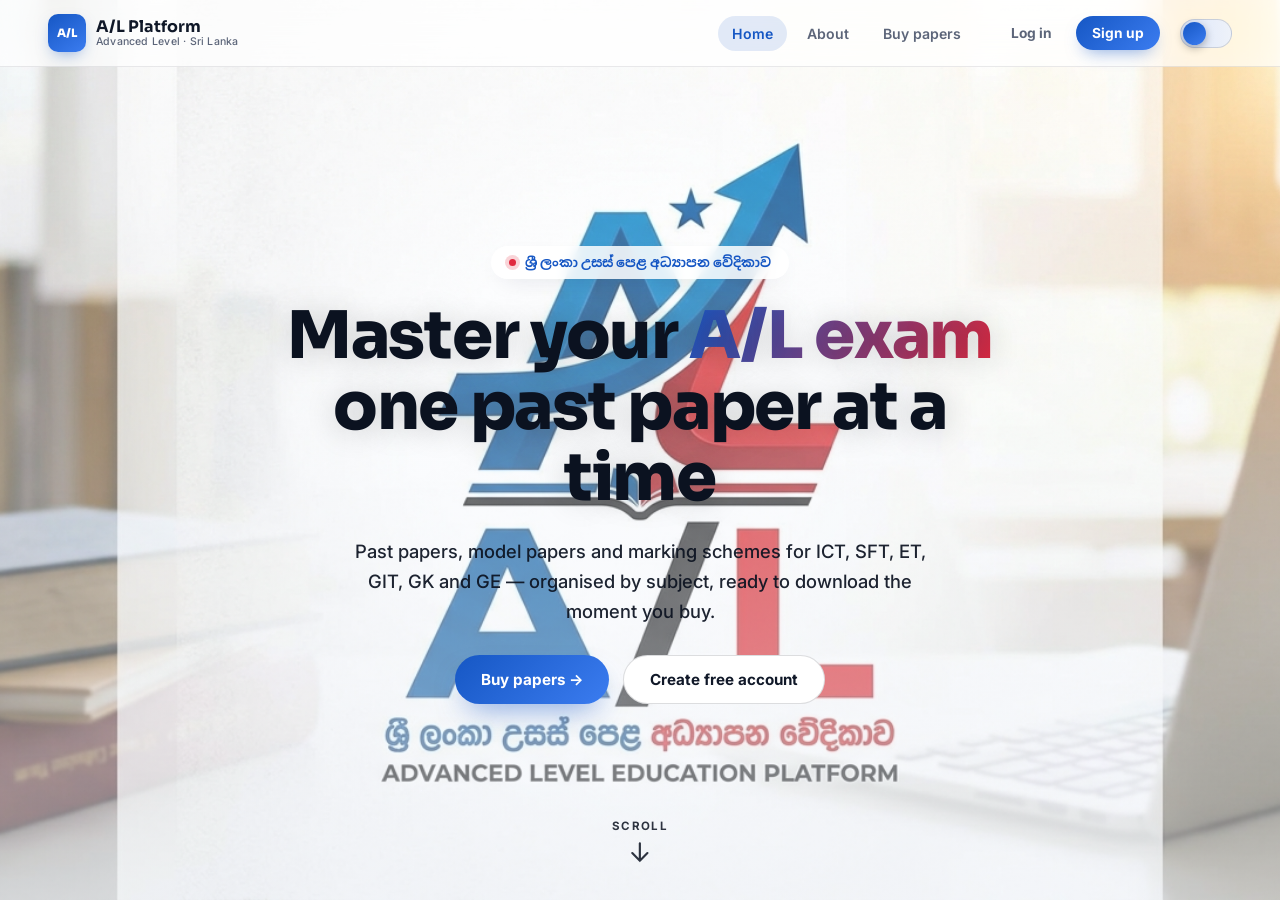
<file: index.html>
<!DOCTYPE html>
<html lang="si">
<head>
<meta charset="UTF-8">
<meta name="viewport" content="width=device-width, initial-scale=1.0">
<title>A/L Education Platform — Sri Lanka Advanced Level</title>
<link rel="stylesheet" href="style.css">
</head>
<body>

<nav class="navbar">
  <a href="index.html" class="nav-brand">
    <div class="mark">A/L</div>
    <div>
      A/L Platform
      <span class="tag">Advanced Level · Sri Lanka</span>
    </div>
  </a>
  <ul class="nav-links">
    <li><a href="index.html" data-page="index.html">Home</a></li>
    <li><a href="index.html#about" data-page="about">About</a></li>
    <li><a href="papers.html" data-page="papers.html">Buy papers</a></li>
  </ul>
  <div class="nav-right" id="nav-auth-slot">
    <!-- filled by main.js based on login state -->
  </div>
  <button class="theme-toggle" title="Toggle theme"><div class="knob"></div></button>
  <button class="nav-burger"><span></span></button>
</nav>

<div class="snap-wrap">

  <!-- SLIDE 1 — HERO -->
  <section class="slide slide-hero" id="home">
    <div class="container hero-inner">
      <div class="hero-eyebrow"><span class="dot"></span> ශ්‍රී ලංකා උසස් පෙළ අධ්‍යාපන වේදිකාව</div>
      <h1 class="hero-title">Master your <span class="accent">A/L exam</span><br>one past paper at a time</h1>
      <p class="hero-sub">
        Past papers, model papers and marking schemes for ICT, SFT, ET, GIT, GK and GE —
        organised by subject, ready to download the moment you buy.
      </p>
      <div class="hero-actions">
        <a href="papers.html" class="btn btn-primary">Buy papers →</a>
        <a href="signup.html" class="btn btn-ghost">Create free account</a>
      </div>
    </div>
    <button class="scroll-cue">
      <span>Scroll</span>
      <div class="arrow">
        <svg viewBox="0 0 24 24" fill="none" stroke="currentColor" stroke-width="2" stroke-linecap="round"><path d="M12 4v16M5 13l7 7 7-7"/></svg>
      </div>
    </button>
  </section>

  <!-- SLIDE 2 — ABOUT -->
  <section class="slide slide-content" id="about">
    <div class="container split">
      <div>
        <span class="eyebrow-tag">About the platform</span>
        <h2>Built by students who just sat the A/L, for students sitting it next</h2>
        <p>
          We collect real past papers, provincial term tests and marking schemes scattered across
          teachers, WhatsApp groups and tuition classes — and put them in one organised place,
          sorted by subject, so your last weeks of revision aren't spent searching for PDFs.
        </p>
        <ul class="pill-list">
          <li>Subject-wise library</li>
          <li>Marking schemes included</li>
          <li>Sinhala &amp; English medium</li>
          <li>Instant download after purchase</li>
        </ul>
      </div>
      <div class="visual-card">
        <div class="stat-row"><span class="label">Subjects covered</span><span class="num">06</span></div>
        <div class="stat-row"><span class="label">Papers &amp; resources</span><span class="num">40+</span></div>
        <div class="stat-row"><span class="label">Medium</span><span class="num">Si / En</span></div>
        <div class="stat-row"><span class="label">Access after buying</span><span class="num">Instant</span></div>
      </div>
    </div>
    <button class="scroll-cue">
      <span>Scroll</span>
      <div class="arrow">
        <svg viewBox="0 0 24 24" fill="none" stroke="currentColor" stroke-width="2" stroke-linecap="round"><path d="M12 4v16M5 13l7 7 7-7"/></svg>
      </div>
    </button>
  </section>

  <!-- SLIDE 3 — CTA -->
  <section class="slide slide-cta">
    <div class="container hero-inner">
      <h2>Your last-days revision starts here</h2>
      <p>Sign up, pick your subject and get straight to the papers that matter — SFT, ET, ICT, GK, GE and GIT, all in one place.</p>
      <div class="hero-actions">
        <a href="papers.html" class="btn btn-primary">Browse papers</a>
        <a href="signup.html" class="btn btn-ghost">Sign up free</a>
      </div>
    </div>
  </section>

</div>

<script src="main.js"></script>
<script>
  // #about deep link should land the user on the about slide even though
  // it lives inside a scroll-snap container.
  if(location.hash === '#about'){
    window.addEventListener('load', ()=> document.getElementById('about').scrollIntoView());
  }
</script>
</body>
</html>
</file>
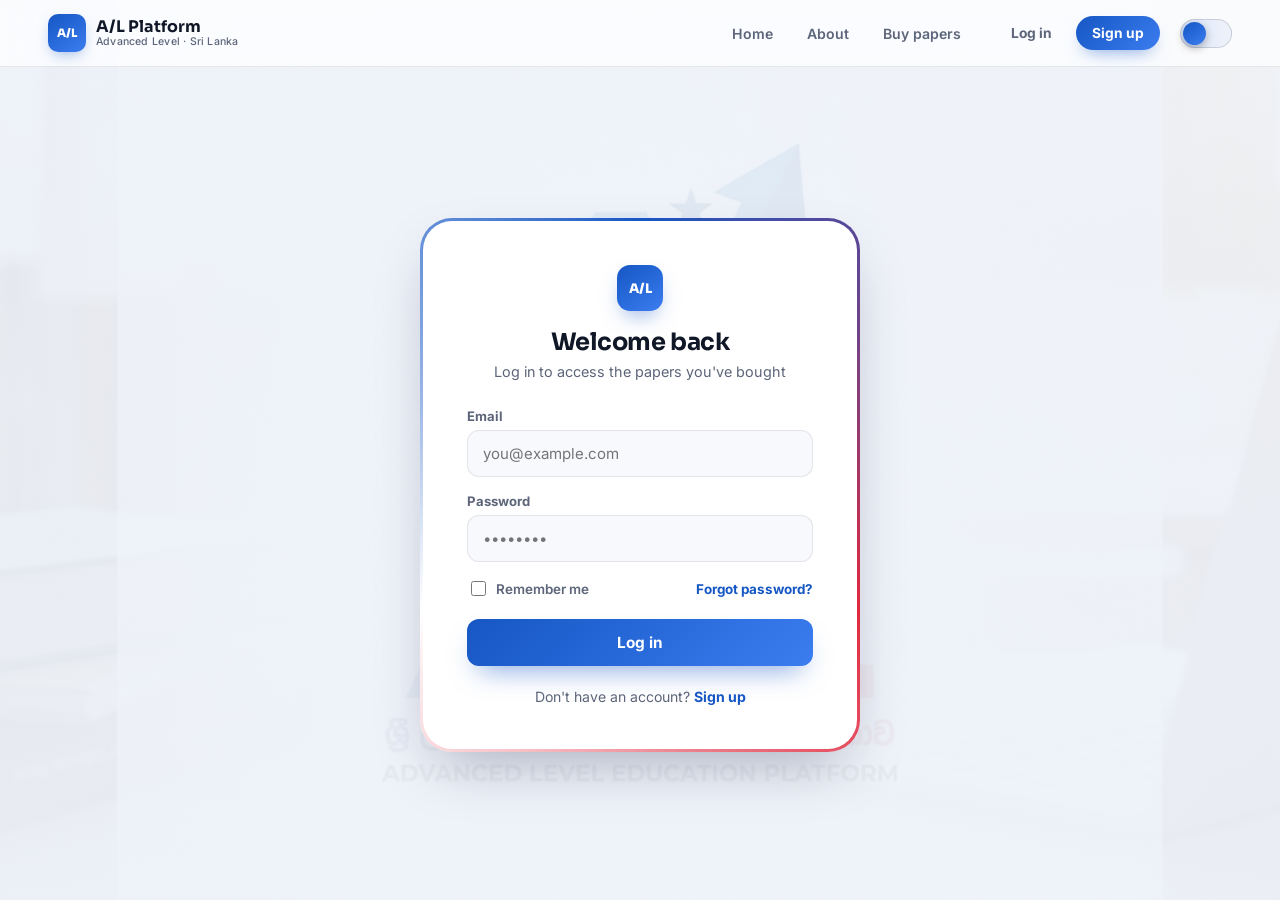
<file: login.html>
<!DOCTYPE html>
<html lang="si">
<head>
<meta charset="UTF-8">
<meta name="viewport" content="width=device-width, initial-scale=1.0">
<title>Log in — A/L Platform</title>
<link rel="stylesheet" href="style.css">
</head>
<body>

<nav class="navbar">
  <a href="index.html" class="nav-brand">
    <div class="mark">A/L</div>
    <div>A/L Platform<span class="tag">Advanced Level · Sri Lanka</span></div>
  </a>
  <ul class="nav-links">
    <li><a href="index.html" data-page="index.html">Home</a></li>
    <li><a href="index.html#about" data-page="about">About</a></li>
    <li><a href="papers.html" data-page="papers.html">Buy papers</a></li>
  </ul>
  <div class="nav-right" id="nav-auth-slot"></div>
  <button class="theme-toggle" title="Toggle theme"><div class="knob"></div></button>
  <button class="nav-burger"><span></span></button>
</nav>

<section class="auth-screen">
  <div class="auth-card">
    <div class="auth-card-inner">
      <div class="auth-head">
        <div class="mark">A/L</div>
        <h1>Welcome back</h1>
        <p>Log in to access the papers you've bought</p>
      </div>

      <form id="loginForm" novalidate>
        <div class="field">
          <label for="loginEmail">Email</label>
          <input type="email" id="loginEmail" placeholder="you@example.com" required>
        </div>
        <div class="field">
          <label for="loginPass">Password</label>
          <input type="password" id="loginPass" placeholder="••••••••" required>
        </div>
        <div class="field-row">
          <label class="remember"><input type="checkbox"> Remember me</label>
          <a href="#">Forgot password?</a>
        </div>
        <button type="submit" class="auth-submit">Log in</button>
        <div class="form-msg" id="loginMsg"></div>
      </form>

      <p class="auth-foot">Don't have an account? <a href="signup.html">Sign up</a></p>
    </div>
  </div>
</section>

<script src="main.js"></script>
<script src="auth.js"></script>
</body>
</html>
</file>
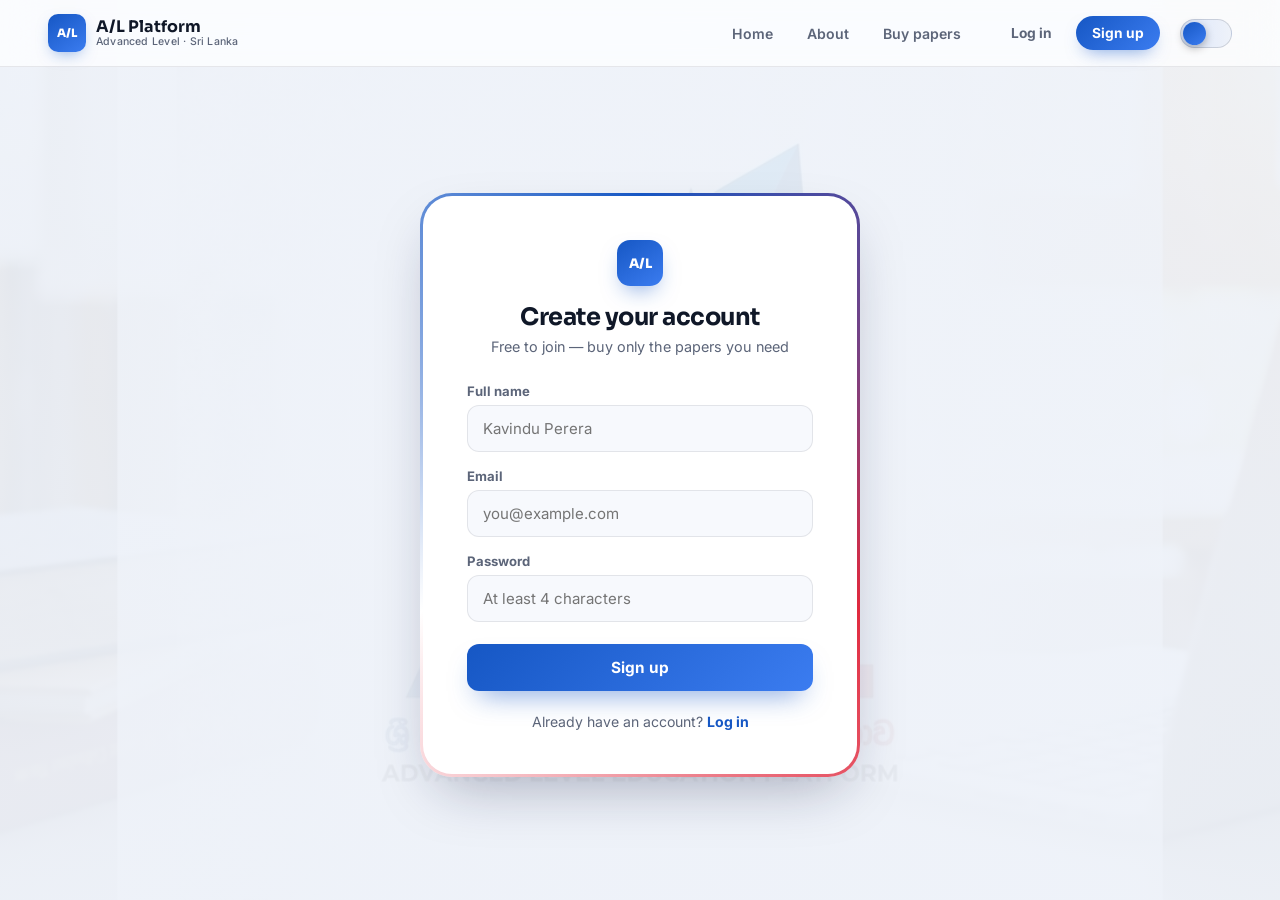
<file: signup.html>
<!DOCTYPE html>
<html lang="si">
<head>
<meta charset="UTF-8">
<meta name="viewport" content="width=device-width, initial-scale=1.0">
<title>Sign up — A/L Platform</title>
<link rel="stylesheet" href="style.css">
</head>
<body>

<nav class="navbar">
  <a href="index.html" class="nav-brand">
    <div class="mark">A/L</div>
    <div>A/L Platform<span class="tag">Advanced Level · Sri Lanka</span></div>
  </a>
  <ul class="nav-links">
    <li><a href="index.html" data-page="index.html">Home</a></li>
    <li><a href="index.html#about" data-page="about">About</a></li>
    <li><a href="papers.html" data-page="papers.html">Buy papers</a></li>
  </ul>
  <div class="nav-right" id="nav-auth-slot"></div>
  <button class="theme-toggle" title="Toggle theme"><div class="knob"></div></button>
  <button class="nav-burger"><span></span></button>
</nav>

<section class="auth-screen">
  <div class="auth-card">
    <div class="auth-card-inner">
      <div class="auth-head">
        <div class="mark">A/L</div>
        <h1>Create your account</h1>
        <p>Free to join — buy only the papers you need</p>
      </div>

      <form id="signupForm" novalidate>
        <div class="field">
          <label for="signupName">Full name</label>
          <input type="text" id="signupName" placeholder="Kavindu Perera" required>
        </div>
        <div class="field">
          <label for="signupEmail">Email</label>
          <input type="email" id="signupEmail" placeholder="you@example.com" required>
        </div>
        <div class="field">
          <label for="signupPass">Password</label>
          <input type="password" id="signupPass" placeholder="At least 4 characters" required>
        </div>
        <div style="height:6px"></div>
        <button type="submit" class="auth-submit">Sign up</button>
        <div class="form-msg" id="signupMsg"></div>
      </form>

      <p class="auth-foot">Already have an account? <a href="login.html">Log in</a></p>
    </div>
  </div>
</section>

<script src="main.js"></script>
<script src="auth.js"></script>
</body>
</html>
</file>
<file: style.css>
/* ============================================================
   A/L EDUCATION PLATFORM — STYLESHEET
   Palette pulled from the brand mark: A/L blue + red on white,
   with a near-black third tone. Light/dark theme via [data-theme].
   ============================================================ */

@import url('https://fonts.googleapis.com/css2?family=Sora:wght@500;600;700;800&family=Inter:wght@400;500;600;700&family=Noto+Sans+Sinhala:wght@400;500;600;700&display=swap');

:root{
  --blue:        #1657c4;
  --blue-2:      #3b7cf0;
  --red:         #e0293e;
  --red-2:       #ff5468;
  --ink:         #0b1220;

  --bg:          #eef2f9;
  --bg-soft:     #f7f9fd;
  --surface:     rgba(255,255,255,.72);
  --surface-solid: #ffffff;
  --text:        #101828;
  --text-muted:  #5c6579;
  --border:      rgba(11,18,32,.09);
  --border-strong: rgba(11,18,32,.14);
  --shadow:      0 20px 50px -20px rgba(16,24,60,.25);
  --shadow-sm:   0 8px 24px -12px rgba(16,24,60,.22);

  --radius-lg:   26px;
  --radius-md:   16px;
  --radius-sm:   10px;

  --font-display:'Sora','Noto Sans Sinhala',sans-serif;
  --font-body:   'Inter','Noto Sans Sinhala',sans-serif;

  color-scheme: light;
}

[data-theme="dark"]{
  --bg:          #060a14;
  --bg-soft:     #0b1220;
  --surface:     rgba(15,22,40,.68);
  --surface-solid: #0f1628;
  --text:        #eef2fb;
  --text-muted:  #8b93a7;
  --border:      rgba(255,255,255,.09);
  --border-strong: rgba(255,255,255,.16);
  --shadow:      0 20px 50px -18px rgba(0,0,0,.6);
  --shadow-sm:   0 10px 26px -14px rgba(0,0,0,.55);
  --blue-2:      #5a93ff;
  --red-2:       #ff6b7c;
  color-scheme: dark;
}

*,*::before,*::after{ box-sizing:border-box; }
html{ scroll-behavior:smooth; }
body{
  margin:0;
  background:var(--bg);
  color:var(--text);
  font-family:var(--font-body);
  -webkit-font-smoothing:antialiased;
  transition:background .35s ease,color .35s ease;
}
h1,h2,h3{ font-family:var(--font-display); margin:0; letter-spacing:-.02em; }
p{ margin:0; }
a{ color:inherit; text-decoration:none; }
ul{ list-style:none; margin:0; padding:0; }
button{ font-family:inherit; cursor:pointer; }
::selection{ background:var(--blue); color:#fff; }

@media (prefers-reduced-motion: reduce){
  *{ animation-duration:.01ms !important; animation-iteration-count:1 !important; transition-duration:.01ms !important; scroll-behavior:auto !important; }
}

.container{ width:min(1120px, 92%); margin:0 auto; }

/* ============ NAVBAR ============ */
.navbar{
  position:fixed; top:0; left:0; right:0; z-index:200;
  display:flex; align-items:center; gap:20px;
  padding:14px clamp(18px,4vw,48px);
  background:var(--surface);
  backdrop-filter:blur(18px) saturate(160%);
  -webkit-backdrop-filter:blur(18px) saturate(160%);
  border-bottom:1px solid var(--border);
}
.nav-brand{ display:flex; align-items:center; gap:10px; margin-right:auto; }
.nav-brand .mark{
  width:38px; height:38px; border-radius:10px;
  background:linear-gradient(145deg,var(--blue),var(--blue-2));
  color:#fff; display:flex; align-items:center; justify-content:center;
  font-family:var(--font-display); font-weight:800; font-size:.72rem;
  box-shadow:0 6px 16px -6px rgba(22,87,196,.55);
  flex-shrink:0;
}
.nav-brand > div:not(.mark){
  display:flex; flex-direction:column; line-height:1.15;
  font-family:var(--font-display); font-weight:700; font-size:1rem; color:var(--text);
}
.nav-brand .tag{
  font-family:var(--font-body); font-weight:500; font-size:.66rem;
  color:var(--text-muted); letter-spacing:.02em;
}
.nav-links{ display:flex; align-items:center; gap:6px; }
.nav-links a{
  display:block; padding:9px 14px; border-radius:999px;
  font-size:.88rem; font-weight:600; color:var(--text-muted);
  transition:color .2s ease, background .2s ease;
}
.nav-links a:hover{ color:var(--text); background:rgba(22,87,196,.08); }
.nav-links a.active{ color:var(--blue); background:rgba(22,87,196,.12); }
[data-theme="dark"] .nav-links a.active{ color:var(--blue-2); background:rgba(90,147,255,.14); }

.nav-right{ display:flex; align-items:center; gap:10px; }
.auth-cta{ display:flex; align-items:center; gap:8px; }
.auth-cta a{
  padding:9px 16px; border-radius:999px; font-size:.86rem; font-weight:700;
}
.auth-cta .link-in{ color:var(--text-muted); }
.auth-cta .link-in:hover{ color:var(--text); }
.auth-cta .link-up{
  background:linear-gradient(135deg,var(--blue),var(--blue-2)); color:#fff;
  box-shadow:0 8px 18px -8px rgba(22,87,196,.6);
}

/* logged-in profile chip + dropdown */
.profile-chip{ position:relative; }
.profile-chip-btn{
  display:flex; align-items:center; gap:9px; background:none; border:1px solid var(--border);
  padding:5px 14px 5px 5px; border-radius:999px; color:var(--text); transition:border-color .2s ease, background .2s ease;
}
.profile-chip-btn:hover{ border-color:var(--border-strong); background:rgba(22,87,196,.06); }
.chip-avatar{
  width:30px; height:30px; border-radius:50%; flex-shrink:0;
  background:linear-gradient(135deg,var(--red),var(--red-2));
  color:#fff; font-family:var(--font-display); font-weight:700; font-size:.72rem;
  display:flex; align-items:center; justify-content:center;
}
.chip-name{ font-size:.84rem; font-weight:600; max-width:110px; overflow:hidden; text-overflow:ellipsis; white-space:nowrap; }
.chip-caret{ width:9px; height:9px; border-right:2px solid var(--text-muted); border-bottom:2px solid var(--text-muted); transform:rotate(45deg) translateY(-2px); transition:transform .2s ease; }
.profile-chip.open .chip-caret{ transform:rotate(225deg) translateY(2px); }

.profile-menu{
  position:absolute; top:calc(100% + 10px); right:0; min-width:200px;
  background:var(--surface-solid); border:1px solid var(--border); border-radius:14px;
  box-shadow:var(--shadow); padding:8px; display:flex; flex-direction:column; gap:2px;
  opacity:0; visibility:hidden; transform:translateY(-6px);
  transition:opacity .18s ease, transform .18s ease, visibility .18s;
}
.profile-chip.open .profile-menu{ opacity:1; visibility:visible; transform:translateY(0); }
.profile-menu a, .profile-menu button{
  display:flex; align-items:center; gap:9px; width:100%; text-align:left;
  padding:9px 11px; border-radius:9px; border:none; background:none; color:var(--text);
  font-size:.86rem; font-weight:600;
}
.profile-menu a:hover, .profile-menu button:hover{ background:rgba(22,87,196,.08); }
.profile-menu .logout-item{ color:var(--red); }
.profile-menu .logout-item:hover{ background:rgba(224,41,62,.1); }
.profile-menu hr{ border:none; border-top:1px solid var(--border); margin:4px 2px; }

/* theme toggle */
.theme-toggle{
  width:52px; height:29px; border-radius:999px; border:1px solid var(--border-strong);
  background:linear-gradient(90deg,#1a2032,#0b1220);
  position:relative; padding:0; flex-shrink:0;
  transition:background .3s ease;
}
[data-theme="light"] .theme-toggle, :root:not([data-theme]) .theme-toggle{
  background:linear-gradient(90deg,#dce6fb,#eef2f9);
}
.theme-toggle .knob{
  position:absolute; top:2px; left:2px; width:23px; height:23px; border-radius:50%;
  background:linear-gradient(145deg,var(--blue),var(--blue-2));
  box-shadow:0 3px 8px rgba(0,0,0,.3);
  transition:transform .32s cubic-bezier(.65,-0.15,.3,1.3), background .3s ease;
}
[data-theme="dark"] .theme-toggle .knob{
  transform:translateX(23px);
  background:linear-gradient(145deg,#232b42,#0d1322);
  box-shadow:0 0 0 3px rgba(90,147,255,.25) inset, 0 3px 8px rgba(0,0,0,.5);
}

.nav-burger{ display:none; width:38px; height:38px; border-radius:10px; border:1px solid var(--border); background:none; flex-direction:column; align-items:center; justify-content:center; gap:5px; }
.nav-burger span{ width:18px; height:2px; background:var(--text); border-radius:2px; transition:transform .25s ease, opacity .25s ease; }
.nav-burger.open span:nth-child(1){ transform:translateY(7px) rotate(45deg); }
.nav-burger.open span:nth-child(2){ opacity:0; }
.nav-burger.open span:nth-child(3){ transform:translateY(-7px) rotate(-45deg); }

/* ============ BUTTONS ============ */
.btn{
  display:inline-flex; align-items:center; gap:8px; padding:14px 26px; border-radius:999px;
  font-weight:700; font-size:.95rem; border:none; transition:transform .22s ease, box-shadow .22s ease, background .22s ease;
}
.btn:active{ transform:scale(.97); }
.btn-primary{
  background:linear-gradient(135deg,var(--blue),var(--blue-2)); color:#fff;
  box-shadow:0 14px 30px -12px rgba(22,87,196,.6);
}
.btn-primary:hover{ transform:translateY(-2px); box-shadow:0 18px 36px -12px rgba(22,87,196,.7); }
.btn-ghost{
  background:var(--surface-solid); color:var(--text); border:1.5px solid var(--border-strong);
}
.btn-ghost:hover{ border-color:var(--blue); color:var(--blue); transform:translateY(-2px); }

/* ============ SNAP SCROLL / HERO ============ */
.snap-wrap{
  height:100vh; overflow-y:auto; scroll-snap-type:y mandatory;
  scroll-behavior:smooth;
}
.slide{
  min-height:100vh; scroll-snap-align:start; scroll-snap-stop:always;
  display:flex; flex-direction:column; align-items:center; justify-content:center;
  position:relative; padding:110px 0 60px;
}

.slide-hero{
  background:
    linear-gradient(180deg, rgba(6,10,20,.15), rgba(6,10,20,.35)),
    url('bg.jpg') center/cover no-repeat fixed;
  color:#fff;
  text-align:center;
}
[data-theme="light"] .slide-hero, :root:not([data-theme]) .slide-hero{
  background:
    linear-gradient(180deg, rgba(255,255,255,.15), rgba(238,242,249,.55)),
    url('bg.jpg') center/cover no-repeat fixed;
  color:var(--ink);
}
.hero-inner{ display:flex; flex-direction:column; align-items:center; gap:22px; max-width:760px; }
.hero-eyebrow{
  display:inline-flex; align-items:center; gap:9px; padding:8px 18px; border-radius:999px;
  background:rgba(255,255,255,.85); color:var(--blue); font-weight:700; font-size:.82rem;
  box-shadow:var(--shadow-sm); backdrop-filter:blur(6px);
}
.hero-eyebrow .dot{ width:7px; height:7px; border-radius:50%; background:var(--red); box-shadow:0 0 0 4px rgba(224,41,62,.2); }
.hero-title{
  font-size:clamp(2.3rem,5.4vw,4.1rem); font-weight:800; line-height:1.08;
  text-shadow:0 2px 30px rgba(0,0,0,.18);
}
.hero-title .accent{
  background:linear-gradient(120deg,var(--blue),var(--red));
  -webkit-background-clip:text; background-clip:text; color:transparent;
}
.hero-sub{
  font-size:clamp(1rem,1.6vw,1.15rem); line-height:1.65; max-width:600px;
  color:currentColor; opacity:.92; font-weight:500;
}
.hero-actions{ display:flex; gap:14px; flex-wrap:wrap; justify-content:center; margin-top:6px; }

.scroll-cue{
  position:absolute; bottom:34px; left:50%; transform:translateX(-50%);
  background:none; border:none; display:flex; flex-direction:column; align-items:center; gap:6px;
  color:inherit; opacity:.85; font-size:.72rem; font-weight:700; letter-spacing:.12em; text-transform:uppercase;
}
.scroll-cue .arrow{ width:26px; height:26px; animation:bounce 1.7s ease-in-out infinite; }
.scroll-cue .arrow svg{ width:100%; height:100%; }
@keyframes bounce{
  0%,100%{ transform:translateY(0); opacity:.7; }
  50%{ transform:translateY(9px); opacity:1; }
}

/* ============ ABOUT / CONTENT SLIDE ============ */
.slide-content{ background:var(--bg); }
.split{ display:grid; grid-template-columns:1.1fr .9fr; gap:56px; align-items:center; }
.eyebrow-tag{
  display:inline-block; padding:6px 14px; border-radius:999px; background:rgba(22,87,196,.1);
  color:var(--blue); font-weight:700; font-size:.76rem; letter-spacing:.04em; text-transform:uppercase; margin-bottom:14px;
}
[data-theme="dark"] .eyebrow-tag{ background:rgba(90,147,255,.14); color:var(--blue-2); }
.slide-content h2{ font-size:clamp(1.7rem,3.2vw,2.4rem); margin-bottom:16px; }
.slide-content > .container > div > p{ color:var(--text-muted); font-size:1.02rem; line-height:1.75; }
.pill-list{ display:flex; flex-wrap:wrap; gap:10px; margin-top:22px; }
.pill-list li{
  padding:9px 16px; border-radius:999px; background:var(--surface-solid); border:1px solid var(--border);
  font-size:.84rem; font-weight:600; color:var(--text);
}
.visual-card{
  background:var(--surface-solid); border:1px solid var(--border); border-radius:var(--radius-lg);
  padding:30px; box-shadow:var(--shadow); display:flex; flex-direction:column; gap:4px;
}
.stat-row{
  display:flex; justify-content:space-between; align-items:center; padding:16px 4px;
  border-bottom:1px solid var(--border);
}
.stat-row:last-child{ border-bottom:none; }
.stat-row .label{ color:var(--text-muted); font-weight:600; font-size:.88rem; }
.stat-row .num{ font-family:var(--font-display); font-weight:700; font-size:1.15rem; color:var(--blue); }

/* ============ CTA SLIDE ============ */
.slide-cta{
  background:linear-gradient(150deg,var(--blue) 0%, #0d2f7a 55%, var(--ink) 100%);
  color:#fff; text-align:center;
}
.slide-cta h2{ font-size:clamp(1.8rem,3.6vw,2.7rem); margin-bottom:14px; }
.slide-cta p{ color:rgba(255,255,255,.8); font-size:1.02rem; max-width:560px; margin:0 auto; line-height:1.7; }
.slide-cta .hero-actions{ margin-top:26px; }
.slide-cta .btn-ghost{ background:rgba(255,255,255,.08); color:#fff; border-color:rgba(255,255,255,.35); }
.slide-cta .btn-ghost:hover{ background:rgba(255,255,255,.16); border-color:#fff; }

/* ============ PAPERS PAGE ============ */
.papers-hero{ padding:130px 0 30px; text-align:center; }
.papers-hero h1{ font-size:clamp(1.8rem,3.6vw,2.6rem); margin-bottom:10px; }
.papers-hero p{ color:var(--text-muted); font-size:1rem; max-width:520px; margin:0 auto; }

.subject-tabs{
  display:flex; gap:8px; flex-wrap:wrap; justify-content:center; margin:26px 0 34px;
  padding:6px; background:var(--surface-solid); border:1px solid var(--border); border-radius:999px; width:fit-content; margin-inline:auto;
}
.subject-tab{
  padding:10px 20px; border:none; border-radius:999px; background:none; color:var(--text-muted);
  font-weight:700; font-size:.85rem; transition:background .2s ease, color .2s ease;
}
.subject-tab:hover{ color:var(--text); }
.subject-tab.active{ background:linear-gradient(135deg,var(--blue),var(--blue-2)); color:#fff; box-shadow:0 8px 18px -8px rgba(22,87,196,.55); }

.papers-grid{
  display:grid; grid-template-columns:repeat(auto-fill,minmax(250px,1fr)); gap:18px; padding-bottom:70px;
}
.paper-card{
  background:var(--surface-solid); border:1px solid var(--border); border-radius:var(--radius-md);
  padding:22px; display:flex; flex-direction:column; gap:10px; box-shadow:var(--shadow-sm);
  transition:transform .22s ease, box-shadow .22s ease, border-color .22s ease;
}
.paper-card:hover{ transform:translateY(-4px); border-color:var(--border-strong); box-shadow:var(--shadow); }
.paper-card .icon{
  width:44px; height:44px; border-radius:12px; display:flex; align-items:center; justify-content:center;
  background:linear-gradient(135deg,var(--red),var(--red-2)); color:#fff; font-weight:800; font-size:.7rem;
  font-family:var(--font-display); letter-spacing:.02em;
}
.paper-card h3{ font-size:1rem; font-weight:700; line-height:1.4; min-height:2.8em; }
.paper-card .meta{ color:var(--text-muted); font-size:.8rem; font-weight:600; }
.paper-foot{ margin-top:auto; padding-top:12px; border-top:1px solid var(--border); display:flex; align-items:center; justify-content:space-between; }
.price{ font-family:var(--font-display); font-weight:700; color:var(--text); font-size:1rem; }
.price.free{ color:var(--blue); }
.buy-btn{
  padding:9px 16px; border-radius:999px; border:none; font-weight:700; font-size:.8rem;
  background:linear-gradient(135deg,var(--blue),var(--blue-2)); color:#fff; transition:transform .2s ease, background .2s ease;
}
.buy-btn:hover{ transform:translateY(-1px); }
.buy-btn.owned{ background:linear-gradient(135deg,#1c9a5b,#2ecc78); }
.empty-state{ grid-column:1/-1; text-align:center; padding:60px 20px; color:var(--text-muted); font-weight:600; }

.site-footer{ text-align:center; padding:28px 20px 40px; color:var(--text-muted); font-size:.82rem; border-top:1px solid var(--border); }

/* ============ AUTH PAGES (login / signup) ============ */
.auth-screen{
  min-height:100vh; display:flex; align-items:center; justify-content:center; padding:130px 20px 60px;
  position:relative;
  background:
    linear-gradient(180deg, rgba(238,242,249,.93), rgba(238,242,249,.97)),
    url('bg.jpg') center/cover no-repeat fixed;
}
[data-theme="dark"] .auth-screen{
  background:
    linear-gradient(180deg, rgba(6,10,20,.92), rgba(6,10,20,.97)),
    url('bg.jpg') center/cover no-repeat fixed;
}
.auth-card{
  position:relative; width:100%; max-width:440px; border-radius:calc(var(--radius-lg) + 6px);
  padding:3px; /* thickness of the animated border */
  background:conic-gradient(from var(--angle,0deg), var(--blue), var(--red), #ffffff, var(--blue));
  animation:spin-border 6s linear infinite;
  box-shadow:0 25px 60px -20px rgba(16,24,60,.35);
}
[data-theme="dark"] .auth-card{ box-shadow:0 25px 70px -18px rgba(0,0,0,.65); }
@property --angle{ syntax:'<angle>'; inherits:false; initial-value:0deg; }
@keyframes spin-border{ to{ --angle:360deg; } }

.auth-card-inner{
  background:var(--surface-solid); border-radius:calc(var(--radius-lg) + 3px);
  padding:clamp(28px,5vw,44px); backdrop-filter:blur(10px);
}
.auth-head{ text-align:center; margin-bottom:28px; }
.auth-head .mark{
  width:46px; height:46px; border-radius:13px; margin:0 auto 16px;
  background:linear-gradient(145deg,var(--blue),var(--blue-2)); color:#fff;
  display:flex; align-items:center; justify-content:center; font-family:var(--font-display); font-weight:800; font-size:.82rem;
  box-shadow:0 10px 22px -8px rgba(22,87,196,.55);
}
.auth-head h1{ font-size:1.5rem; margin-bottom:6px; }
.auth-head p{ color:var(--text-muted); font-size:.9rem; }

.field{ margin-bottom:16px; display:flex; flex-direction:column; gap:6px; }
.field label{ font-size:.82rem; font-weight:700; color:var(--text-muted); }
.field input{
  padding:13px 15px; border-radius:12px; border:1.5px solid var(--border); background:var(--bg-soft);
  color:var(--text); font-size:.94rem; font-family:inherit; transition:border-color .2s ease, box-shadow .2s ease;
}
.field input:focus{ outline:none; border-color:var(--blue); box-shadow:0 0 0 4px rgba(22,87,196,.14); }
.field-row{ display:flex; align-items:center; justify-content:space-between; margin-bottom:20px; font-size:.84rem; }
.field-row a{ color:var(--blue); font-weight:700; }
.remember{ display:flex; align-items:center; gap:7px; color:var(--text-muted); font-weight:600; }
.remember input{ accent-color:var(--blue); width:15px; height:15px; }

.auth-submit{
  width:100%; padding:14px; border:none; border-radius:12px; font-weight:700; font-size:.96rem;
  background:linear-gradient(135deg,var(--blue),var(--blue-2)); color:#fff; box-shadow:0 14px 28px -12px rgba(22,87,196,.6);
  transition:transform .2s ease, box-shadow .2s ease;
}
.auth-submit:hover{ transform:translateY(-2px); }
.auth-submit:active{ transform:scale(.98); }

.form-msg{ display:none; margin-top:14px; padding:11px 14px; border-radius:10px; font-size:.84rem; font-weight:600; text-align:center; }
.form-msg.show{ display:block; }
.form-msg.ok{ background:rgba(34,197,94,.12); color:#178a4c; }
.form-msg.err{ background:rgba(224,41,62,.1); color:var(--red); }
[data-theme="dark"] .form-msg.ok{ color:#4ade80; }

.auth-foot{ text-align:center; margin-top:22px; font-size:.88rem; color:var(--text-muted); }
.auth-foot a{ color:var(--blue); font-weight:700; }

/* ============ PROFILE PAGE ============ */
.profile-page{ padding:130px 0 70px; }
.profile-header{
  display:flex; align-items:center; gap:22px; padding:28px; border-radius:var(--radius-lg);
  background:var(--surface-solid); border:1px solid var(--border); box-shadow:var(--shadow-sm); margin-bottom:26px;
  flex-wrap:wrap;
}
.profile-header .big-avatar{
  width:72px; height:72px; border-radius:50%; flex-shrink:0;
  background:linear-gradient(135deg,var(--red),var(--red-2)); color:#fff;
  display:flex; align-items:center; justify-content:center; font-family:var(--font-display); font-weight:800; font-size:1.5rem;
  box-shadow:0 12px 26px -10px rgba(224,41,62,.5);
}
.profile-header h2{ font-size:1.35rem; margin-bottom:3px; }
.profile-header .p-email{ color:var(--text-muted); font-size:.9rem; }

.profile-grid{ display:grid; grid-template-columns:1.1fr .9fr; gap:22px; align-items:start; }
.panel{
  background:var(--surface-solid); border:1px solid var(--border); border-radius:var(--radius-lg);
  padding:26px; box-shadow:var(--shadow-sm);
}
.panel h3{ font-size:1.05rem; margin-bottom:18px; }

.settings-tabs{ display:flex; gap:6px; margin-bottom:20px; padding:4px; background:var(--bg-soft); border-radius:999px; width:fit-content; }
.settings-tab{ padding:8px 16px; border:none; border-radius:999px; background:none; color:var(--text-muted); font-weight:700; font-size:.82rem; }
.settings-tab.active{ background:var(--surface-solid); color:var(--blue); box-shadow:var(--shadow-sm); }
.settings-panel{ display:none; }
.settings-panel.active{ display:block; }
.settings-static{ color:var(--text-muted); font-size:.9rem; line-height:1.7; }

.owned-row{
  display:flex; align-items:center; justify-content:space-between; padding:13px 4px;
  border-bottom:1px solid var(--border); font-size:.86rem; font-weight:600;
}
.owned-row:last-child{ border-bottom:none; }
.tag2{
  padding:4px 11px; border-radius:999px; background:rgba(34,197,94,.14); color:#178a4c; font-size:.72rem; font-weight:800; text-transform:uppercase; letter-spacing:.03em;
}

@media (max-width:860px){
  .split{ grid-template-columns:1fr; }
  .profile-grid{ grid-template-columns:1fr; }
}

/* ============ RESPONSIVE / MOBILE NAV ============ */
@media (max-width:900px){
  .nav-links{
    position:fixed; top:70px; left:14px; right:14px;
    background:var(--surface-solid); border:1px solid var(--border); border-radius:16px;
    flex-direction:column; align-items:stretch; padding:10px; gap:2px; box-shadow:var(--shadow);
    opacity:0; visibility:hidden; transform:translateY(-8px); transition:opacity .2s ease, transform .2s ease, visibility .2s;
  }
  .nav-links.open{ opacity:1; visibility:visible; transform:translateY(0); }
  .nav-links a{ padding:12px 14px; }
  .nav-burger{ display:flex; }
  .chip-name{ display:none; }
  .auth-cta span.link-in-text{ display:none; }
}
@media (max-width:520px){
  .hero-actions .btn{ width:100%; justify-content:center; }
  .profile-header{ flex-direction:column; text-align:center; }
}
</file>
